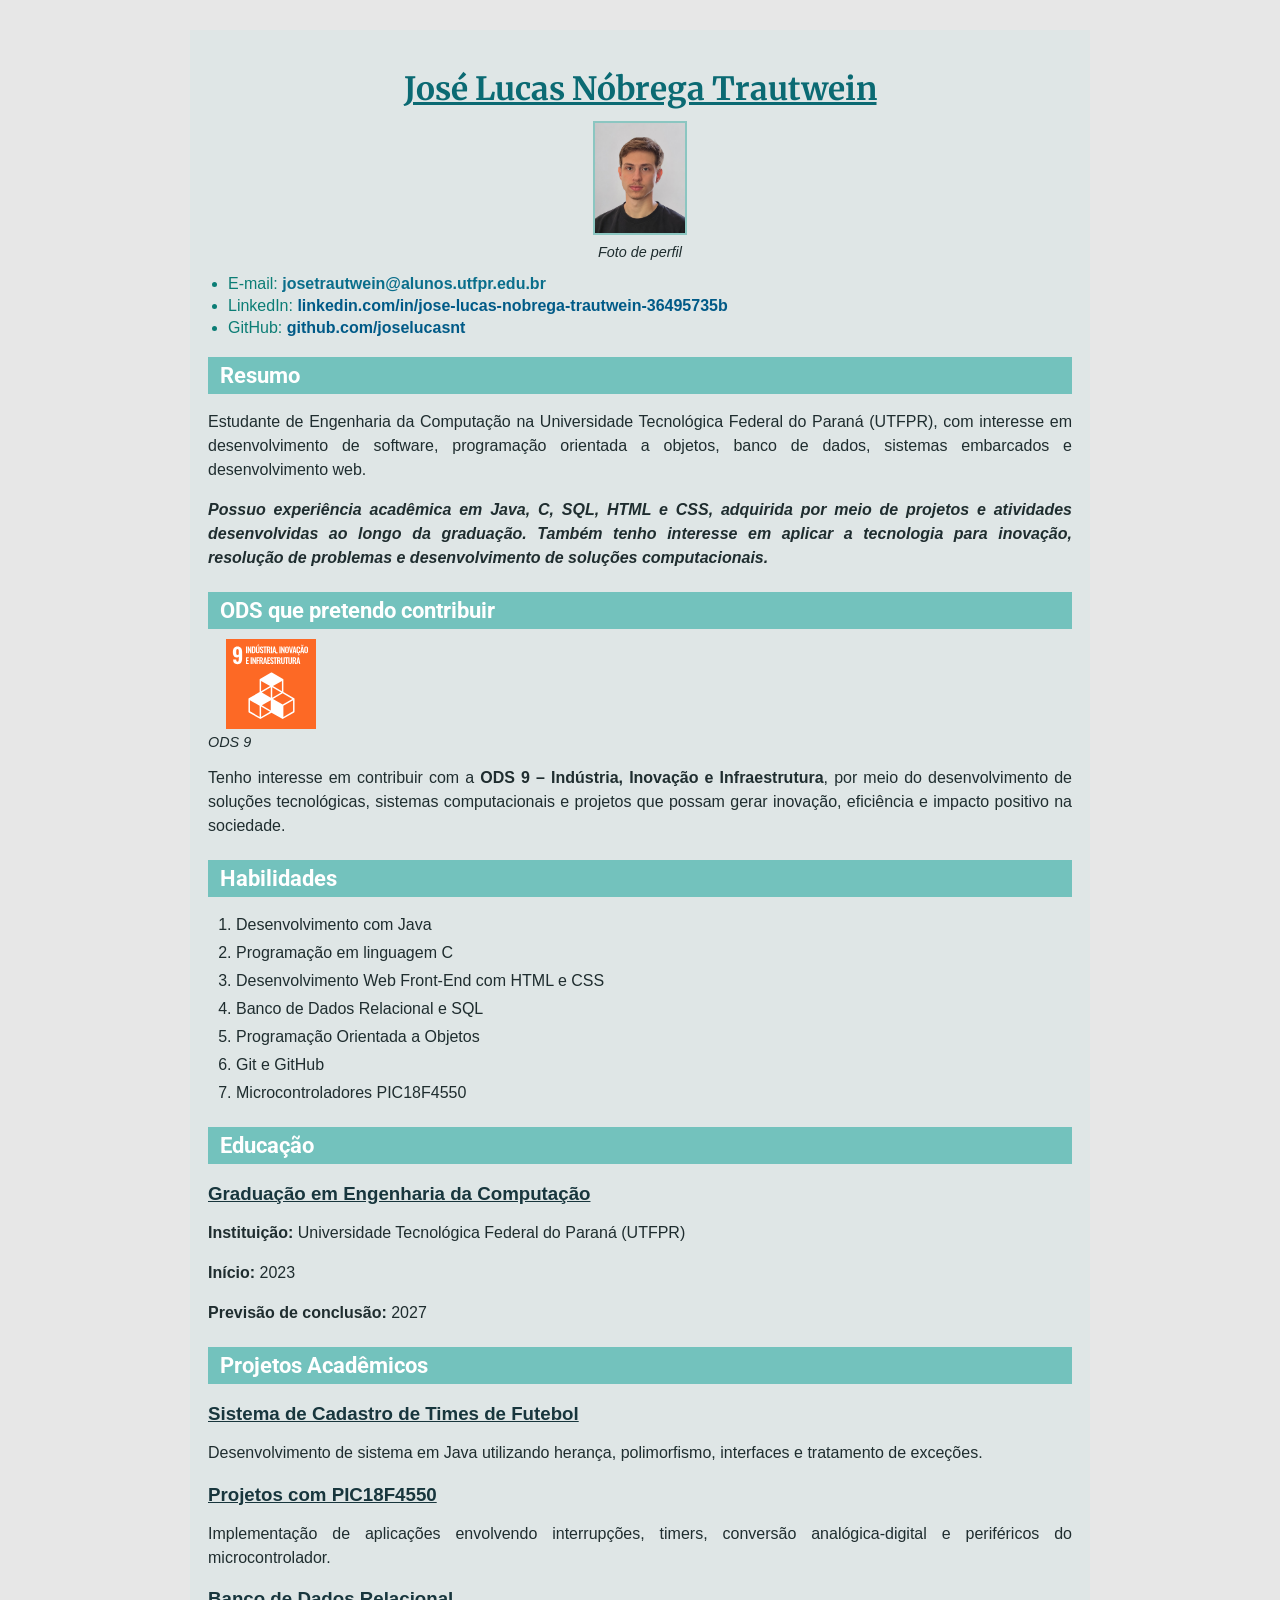
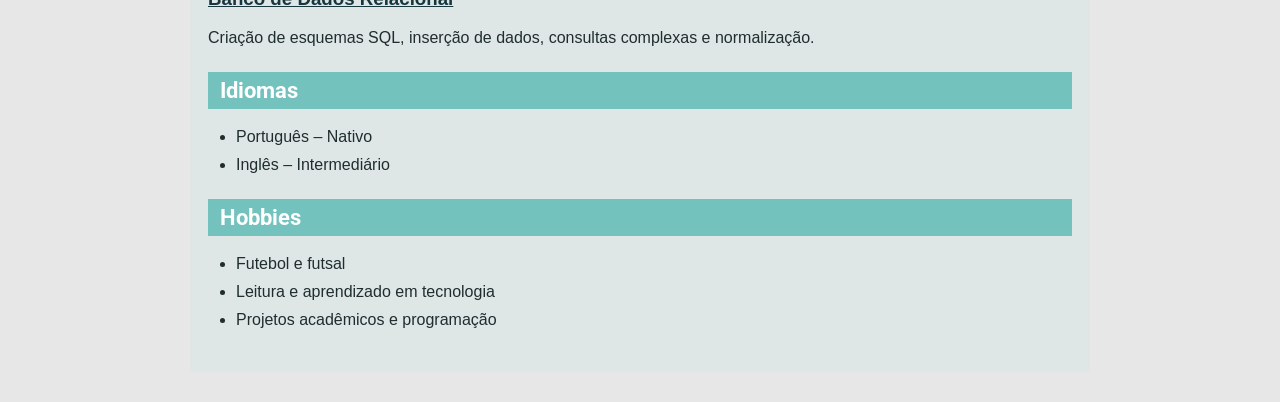
<file: jose-lucas/index.html>
<!DOCTYPE html>
<html lang="pt-BR">

<head>
    <meta charset="UTF-8">
    <meta name="viewport" content="width=device-width, initial-scale=1.0">
    <title>José Lucas Nóbrega Trautwein - Currículo</title>

    <link rel="stylesheet" href="style.css">

    <!-- Fonte externa -->
    <link rel="preconnect" href="https://fonts.googleapis.com">
    <link rel="preconnect" href="https://fonts.gstatic.com" crossorigin>
    <link href="https://fonts.googleapis.com/css2?family=Roboto:wght@400;700&family=Merriweather:wght@400;700&display=swap" rel="stylesheet">
</head>

<body>

    <main id="curriculo">

        <header id="cabecalho">
            <h1 id="nome">José Lucas Nóbrega Trautwein</h1>

            <figure id="perfil">
                <img src="figs/perfil.jpeg" alt="Foto de perfil de José Lucas Nóbrega Trautwein" id="fotoPerfil">
                <figcaption>Foto de perfil</figcaption>
            </figure>

            <nav id="contato">
                <ul>
                    <li>
                        E-mail:
                        <a href="mailto:josetrautwein@alunos.utfpr.edu.br">josetrautwein@alunos.utfpr.edu.br</a>
                    </li>
                    <li>
                        LinkedIn:
                        <a href="https://www.linkedin.com/in/jose-lucas-nobrega-trautwein-36495735b/" target="_blank">
                            linkedin.com/in/jose-lucas-nobrega-trautwein-36495735b
                        </a>
                    </li>
                    <li>
                        GitHub:
                        <a href="https://github.com/joselucasnt" target="_blank">
                            github.com/joselucasnt
                        </a>
                    </li>
                </ul>
            </nav>
        </header>

        <section class="bloco">
            <h2>Resumo</h2>
            <p>
                Estudante de Engenharia da Computação na Universidade Tecnológica Federal do Paraná (UTFPR),
                com interesse em desenvolvimento de software, programação orientada a objetos, banco de dados,
                sistemas embarcados e desenvolvimento web.
            </p>

            <p class="destaque">
                Possuo experiência acadêmica em <strong>Java, C, SQL, HTML e CSS</strong>, adquirida por meio de
                projetos e atividades desenvolvidas ao longo da graduação. Também tenho interesse em aplicar a
                tecnologia para inovação, resolução de problemas e desenvolvimento de soluções computacionais.
            </p>
        </section>

        <section class="bloco">
            <h2>ODS que pretendo contribuir</h2>

            <figure class="figura-ods">
                <img src="figs/ods9.svg" alt="ODS 9 - Indústria, Inovação e Infraestrutura" class="ods">
                <figcaption>ODS 9</figcaption>
            </figure>

            <p>
                Tenho interesse em contribuir com a <strong>ODS 9 – Indústria, Inovação e Infraestrutura</strong>,
                por meio do desenvolvimento de soluções tecnológicas, sistemas computacionais e projetos que possam
                gerar inovação, eficiência e impacto positivo na sociedade.
            </p>
        </section>

        <section class="bloco">
            <h2>Habilidades</h2>
            <ol>
                <li>Desenvolvimento com Java</li>
                <li>Programação em linguagem C</li>
                <li>Desenvolvimento Web Front-End com HTML e CSS</li>
                <li>Banco de Dados Relacional e SQL</li>
                <li>Programação Orientada a Objetos</li>
                <li>Git e GitHub</li>
                <li>Microcontroladores PIC18F4550</li>
            </ol>
        </section>

        <section class="bloco">
            <h2>Educação</h2>

            <article class="item-formacao">
                <h3>Graduação em Engenharia da Computação</h3>
                <p><strong>Instituição:</strong> Universidade Tecnológica Federal do Paraná (UTFPR)</p>
                <p><strong>Início:</strong> 2023</p>
                <p><strong>Previsão de conclusão:</strong> 2027</p>
            </article>
        </section>

        <section class="bloco">
            <h2>Projetos Acadêmicos</h2>

            <article class="projeto">
                <h3>Sistema de Cadastro de Times de Futebol</h3>
                <p>
                    Desenvolvimento de sistema em Java utilizando herança, polimorfismo, interfaces
                    e tratamento de exceções.
                </p>
            </article>

            <article class="projeto">
                <h3>Projetos com PIC18F4550</h3>
                <p>
                    Implementação de aplicações envolvendo interrupções, timers, conversão analógica-digital
                    e periféricos do microcontrolador.
                </p>
            </article>

            <article class="projeto">
                <h3>Banco de Dados Relacional</h3>
                <p>
                    Criação de esquemas SQL, inserção de dados, consultas complexas e normalização.
                </p>
            </article>
        </section>

        <section class="bloco">
            <h2>Idiomas</h2>
            <ul>
                <li>Português – Nativo</li>
                <li>Inglês – Intermediário</li>
            </ul>
        </section>

        <section class="bloco">
            <h2>Hobbies</h2>
            <ul>
                <li>Futebol e futsal</li>
                <li>Leitura e aprendizado em tecnologia</li>
                <li>Projetos acadêmicos e programação</li>
            </ul>
        </section>

    </main>

</body>
</html>
</file>
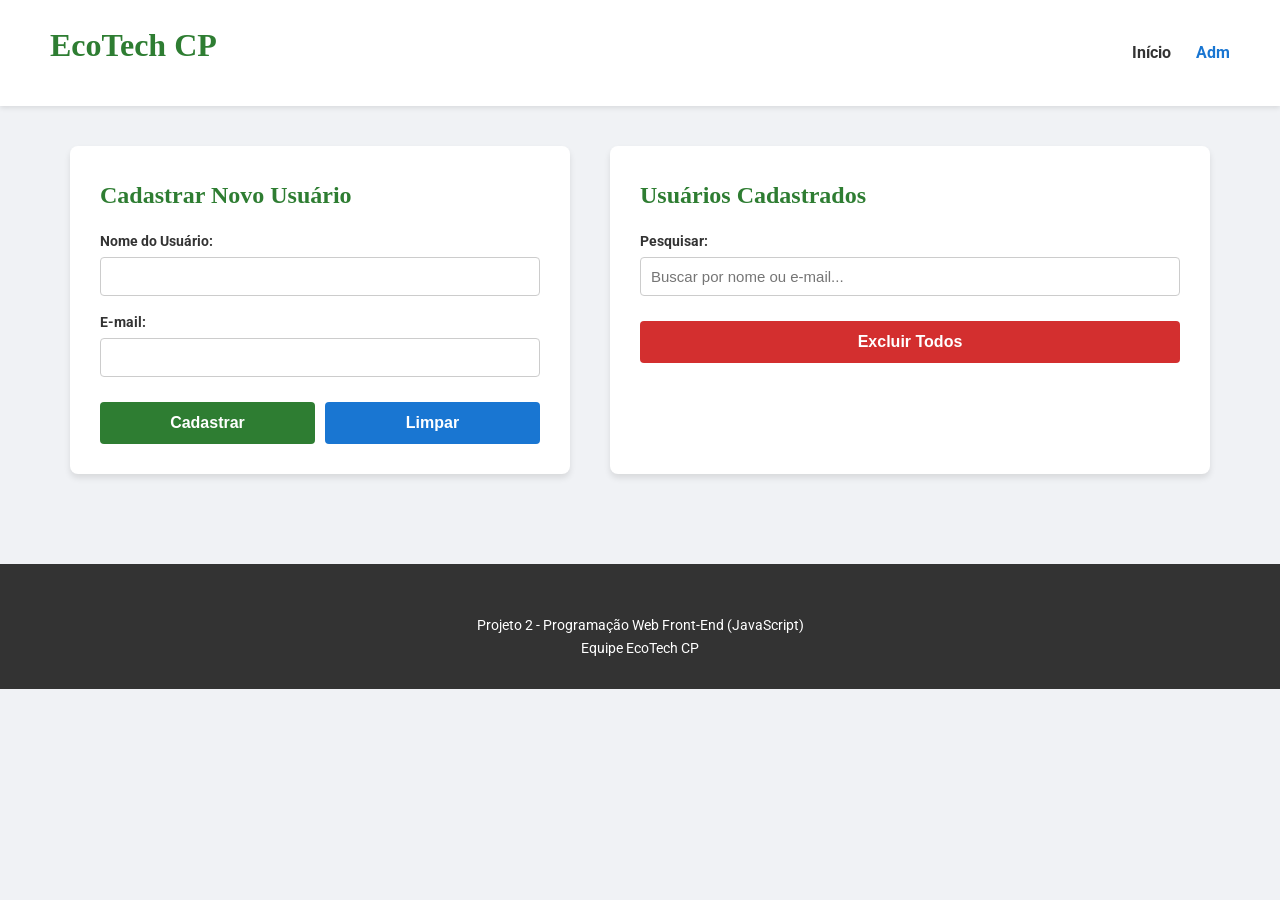
<file: adm.html>
<!DOCTYPE html>
<html lang="pt-br">
<head>
    <meta charset="UTF-8">
    <meta name="viewport" content="width=device-width, initial-scale=1.0">
    <title>EcoTech CP - Administração</title>
    
    <link rel="stylesheet" href="style.css"> 
</head>
<body>
    <header class="cabecalho-principal">
        <div class="logo">
            <h1>EcoTech CP</h1>
        </div>
        <nav>
            <ul class="menu">
                <li><a href="index.html">Início</a></li>
                <li><a href="adm.html" style="color: #1976D2;">Adm</a></li>
            </ul>
        </nav>
    </header>

    <main class="container-auth">
        
        
        <section class="box-form" style="max-width: 500px; width: 100%;">
            <h2>Cadastrar Novo Usuário</h2>
            <form id="form-adm">
                <div class="campo">
                    <label for="nome-adm">Nome do Usuário:</label>
                    <input type="text" id="nome-adm" required>
                </div>
                <div class="campo">
                    <label for="email-adm">E-mail:</label>
                    <input type="email" id="email-adm" required>
                </div>
                <div style="display: flex; gap: 10px; margin-top: 15px;">
                    <button type="submit" class="btn">Cadastrar</button>
                    
                    <button type="button" class="btn btn-secundario" id="btn-limpar">Limpar</button> 
                </div>
            </form>
        </section>

       
        <section class="box-form" style="max-width: 600px; width: 100%;">
            <h2>Usuários Cadastrados</h2>
            
            <div class="campo">
                <label for="pesquisa">Pesquisar:</label>
                
                <input type="text" id="pesquisa" placeholder="Buscar por nome ou e-mail...">
            </div>

            <div style="margin-bottom: 15px;">
                
                <button type="button" class="btn" style="background-color: #d32f2f;" id="btn-excluir-todos">Excluir Todos</button>
            </div>

            
            <ul id="lista-usuarios" style="list-style: none; padding: 0;">
               
            </ul>
        </section>

    </main>

    <footer>
        <div class="creditos">
            <p>Projeto 2 - Programação Web Front-End (JavaScript)</p>
            <p>Equipe EcoTech CP</p>
        </div>
    </footer>

    
    <script src="script.js"></script>
</body>
</html>
</file>
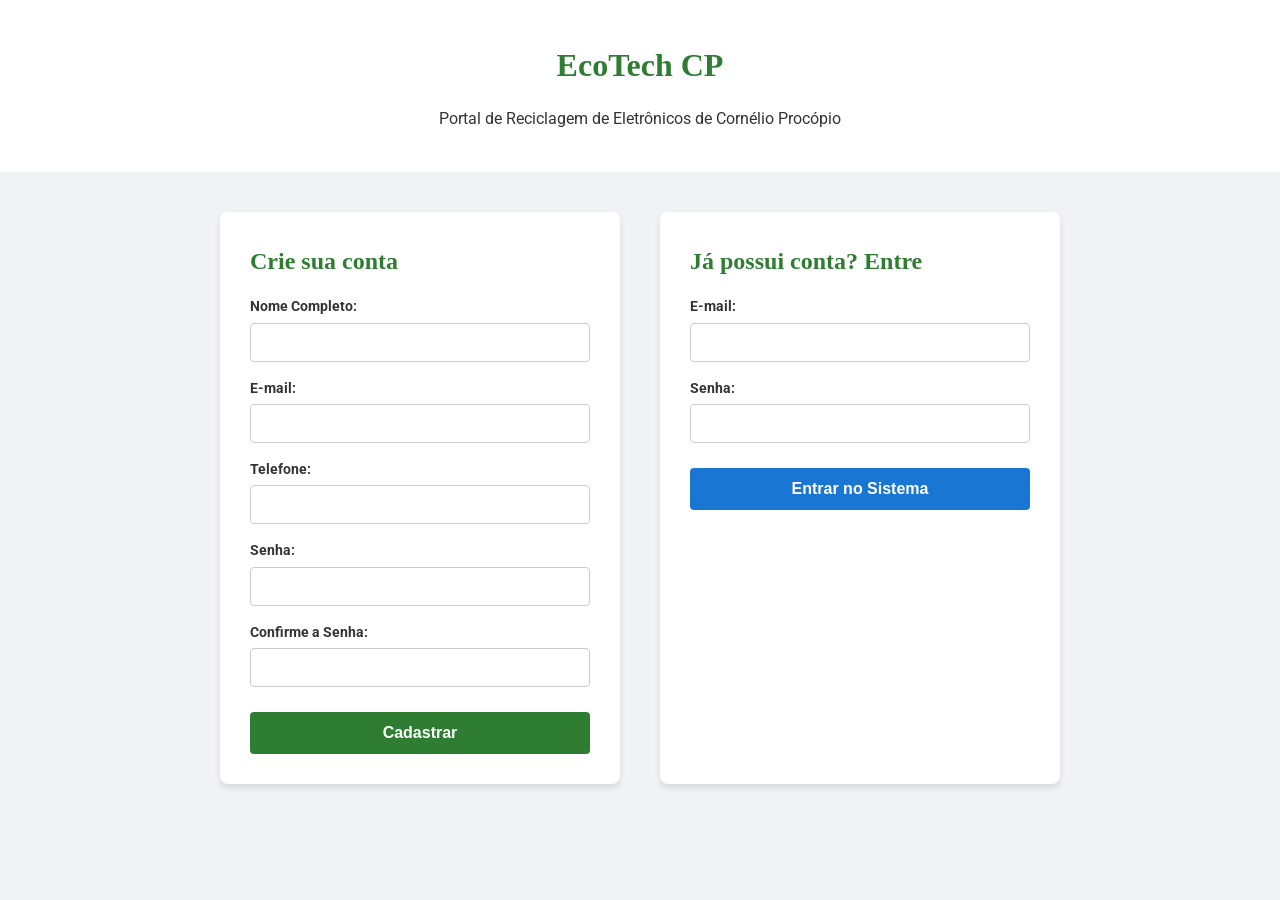
<file: cadastro.html>
<!DOCTYPE html>
<html lang="pt-br">
<head>
    <meta charset="UTF-8">
    <meta name="viewport" content="width=device-width, initial-scale=1.0">
    <title>EcoTech CP - Cadastro e Login</title>
    <link rel="stylesheet" href="style.css">
</head>
<body>
    <header class="cabecalho-simples">
        <h1>EcoTech CP</h1>
        <p>Portal de Reciclagem de Eletrônicos de Cornélio Procópio</p>
    </header>

    <main class="container-auth">
        
        <section class="box-form">
            <h2>Crie sua conta</h2>
            <form action="#" method="POST">
                <div class="campo">
                    <label for="nome">Nome Completo:</label>
                    <input type="text" id="nome" name="nome" required>
                </div>
                <div class="campo">
                    <label for="email-cad">E-mail:</label>
                    <input type="email" id="email-cad" name="email-cad" required>
                </div>
                <div class="campo">
                    <label for="telefone">Telefone:</label>
                    <input type="tel" id="telefone" name="telefone" required>
                </div>
                <div class="campo">
                    <label for="senha-cad">Senha:</label>
                    <input type="password" id="senha-cad" name="senha-cad" required>
                </div>
                <div class="campo">
                    <label for="conf-senha">Confirme a Senha:</label>
                    <input type="password" id="conf-senha" name="conf-senha" required>
                </div>
                <button type="submit" class="btn">Cadastrar</button>
            </form>
        </section>

        <section class="box-form">
            <h2>Já possui conta? Entre</h2>
            <form action="index.html" method="GET">
                <div class="campo">
                    <label for="email-login">E-mail:</label>
                    <input type="email" id="email-login" name="email-login" required>
                </div>
                <div class="campo">
                    <label for="senha-login">Senha:</label>
                    <input type="password" id="senha-login" name="senha-login" required>
                </div>
                <button type="submit" class="btn btn-secundario">Entrar no Sistema</button>
            </form>
        </section>

    </main>
</body>
</html>
</file>
<file: jose-lucas/style.css>
/* ==================================================
   ESTILO GERAL
================================================== */

body {
    background-color: #e7e7e7;
    font-family: Arial, sans-serif;
    color: #1f2d2f;
    margin: 0;
    padding: 0;
}

/* seletor por ID */
#curriculo {
    width: 900px;
    margin: 30px auto;
    background-color: #dfe6e6;
    padding: 18px;
    box-sizing: border-box;
}

/* ==================================================
   CABEÇALHO
================================================== */

#cabecalho {
    text-align: center;
    margin-bottom: 20px;
}

#nome {
    font-family: 'Merriweather', serif; /* fonte externa */
    color: #0b6a73;
    text-decoration: underline;
    font-size: 2rem;
    margin-bottom: 12px;
}

#perfil {
    margin: 10px 0 15px 0;
}

#fotoPerfil {
    width: 90px;
    height: 110px;
    object-fit: cover;
    border: 2px solid #8bc6c1;
}

/* seletor por elemento */
figcaption {
    font-size: 0.9rem;
    margin-top: 5px;
    font-style: italic;
}

#contato {
    text-align: left;
    margin-top: 10px;
}

#contato ul {
    margin: 0;
    padding-left: 20px;
}

#contato li {
    margin-bottom: 4px;
    color: #0b7d75;
}

/* ==================================================
   BLOCOS DAS SEÇÕES
================================================== */

/* seletor por classe */
.bloco {
    margin-bottom: 22px;
}

.bloco h2 {
    background-color: #73c2bd;
    color: #ffffff;
    padding: 6px 12px;
    margin-bottom: 10px;
    font-family: 'Roboto', Arial, sans-serif;
    font-size: 1.35rem;
}

.bloco p,
.bloco li {
    font-size: 1rem;
    line-height: 1.5;
}

.destaque {
    font-style: oblique;
    font-weight: bold;
}

.item-formacao h3,
.projeto h3 {
    margin-bottom: 5px;
    color: #18363d;
    text-decoration: underline;
}

/* ==================================================
   ODS
================================================== */

.figura-ods {
    margin: 8px 0;
}

.ods {
    width: 90px;
    height: auto;
    display: block;
    margin-left: 18px;
}

/* ==================================================
   LINKS
================================================== */

a {
    color: #0a6e8b;
    font-weight: bold;
    text-decoration: none;
}

/* seletor por atributo */
a[target="_blank"] {
    color: #005a87;
}

/* pseudo-classe */
a:hover,
a[target="_blank"]:hover {
    color: #d14b4b;
    text-decoration: underline;
}

/* ==================================================
   LISTAS
================================================== */

ol,
ul {
    padding-left: 28px;
}

li {
    margin-bottom: 4px;
}

/* ==================================================
   AJUSTES DE TEXTO
================================================== */

p {
    text-align: justify;
}

strong {
    font-weight: bold;
}

/* ==================================================
   RESPONSIVIDADE
================================================== */

@media (max-width: 950px) {
    #curriculo {
        width: 95%;
        margin: 20px auto;
    }
}
</file>
<file: style.css>
/* Importação da fonte externa exigida */
@import url('https://fonts.googleapis.com/css2?family=Roboto:wght@400;700&display=swap');

/* Reset para garantir padrão em qualquer navegador */
* {
    margin: 0;
    padding: 0;
    box-sizing: border-box;
}

body {
    font-family: 'Roboto', sans-serif; /* Fonte Externa */
    background-color: #F0F2F5; /* Cor 1: Fundo Cinza Claro */
    color: #333333; /* Cor 2: Grafite para textos comuns */
    line-height: 1.6;
}

h1, h2, h3 {
    font-family: 'Georgia', serif; /* Fonte Nativa do Sistema */
    color: #2E7D32; /* Cor 3: Verde Escuro (ODS sustentabilidade) */
    margin-bottom: 15px;
}

/* -- ESTILOS GERAIS DE CABEÇALHO -- */
.cabecalho-principal {
    background-color: #ffffff;
    display: flex;
    justify-content: space-between;
    align-items: center;
    padding: 20px 50px;
    box-shadow: 0 2px 5px rgba(0,0,0,0.1);
}

.cabecalho-simples {
    text-align: center;
    padding: 40px 20px;
    background-color: #ffffff;
}

.menu {
    list-style: none;
    display: flex;
    gap: 25px;
}

.menu a {
    text-decoration: none;
    color: #333333;
    font-weight: bold;
    transition: color 0.3s;
}

.menu a:hover {
    color: #2E7D32;
}

/* -- ESTILOS DO FORMULÁRIO (cadastro.html) -- */
.container-auth {
    display: flex;
    justify-content: center;
    gap: 40px;
    padding: 40px 20px;
    flex-wrap: wrap;
}

.box-form {
    background-color: #ffffff;
    padding: 30px;
    border-radius: 8px;
    width: 100%;
    max-width: 400px;
    box-shadow: 0 4px 6px rgba(0,0,0,0.1);
}

.campo {
    margin-bottom: 15px;
    display: flex;
    flex-direction: column;
}

.campo label {
    margin-bottom: 5px;
    font-weight: bold;
    font-size: 14px;
}

.campo input {
    padding: 10px;
    border: 1px solid #cccccc;
    border-radius: 4px;
    font-size: 15px;
}

.btn {
    background-color: #2E7D32;
    color: #ffffff;
    border: none;
    padding: 12px;
    width: 100%;
    font-size: 16px;
    border-radius: 4px;
    cursor: pointer;
    font-weight: bold;
    margin-top: 10px;
}

.btn-secundario {
    background-color: #1976D2; /* Cor 4: Azul para destacar botão de login */
}

.btn:hover {
    opacity: 0.9;
}

/* -- ESTILOS DA PÁGINA PRINCIPAL (index.html) -- */
.banner, .secao-sobre, .secao-pontos {
    padding: 40px;
    background-color: #ffffff;
    margin: 30px auto;
    max-width: 900px;
    border-radius: 8px;
    box-shadow: 0 2px 4px rgba(0,0,0,0.05);
}

.banner {
    display: flex;
    align-items: center;
    gap: 30px;
}

.texto-banner {
    flex: 1;
}

.img-destaque {
    width: 350px;
    border-radius: 8px;
}

.conteudo-sobre {
    display: flex;
    align-items: center;
    gap: 30px;
}

.imagens-lado-a-lado {
    display: flex;
    gap: 15px;
}

.img-pequena {
    width: 180px;
    height: 120px;
    object-fit: cover;
    border-radius: 8px;
}

.grid-coleta {
    display: flex;
    gap: 20px;
    justify-content: center;
    margin-bottom: 20px;
    margin-top: 20px;
}

.card-coleta {
    text-align: center;
    background-color: #F0F2F5;
    padding: 15px;
    border-radius: 8px;
    width: 250px;
}

.card-coleta img {
    width: 100%;
    height: 150px;
    object-fit: cover;
    border-radius: 4px;
    margin-bottom: 10px;
}

.aviso {
    text-align: center;
    font-style: italic;
    color: #333333;
    font-size: 14px;
    margin-top: 15px;
}

/* -- ESTILOS DO RODAPÉ -- */
footer {
    background-color: #333333;
    color: #ffffff;
    text-align: center;
    padding: 30px 20px;
    margin-top: 50px;
}

.contato-rodape p {
    display: flex;
    align-items: center;
    justify-content: center;
    gap: 10px;
    margin-bottom: 10px;
}

.icone {
    width: 18px;
    height: 18px;
}

.creditos {
    margin-top: 20px;
    font-size: 14px;
}

.creditos a {
    color: #ffffff;
    font-weight: bold;
}
</file>
